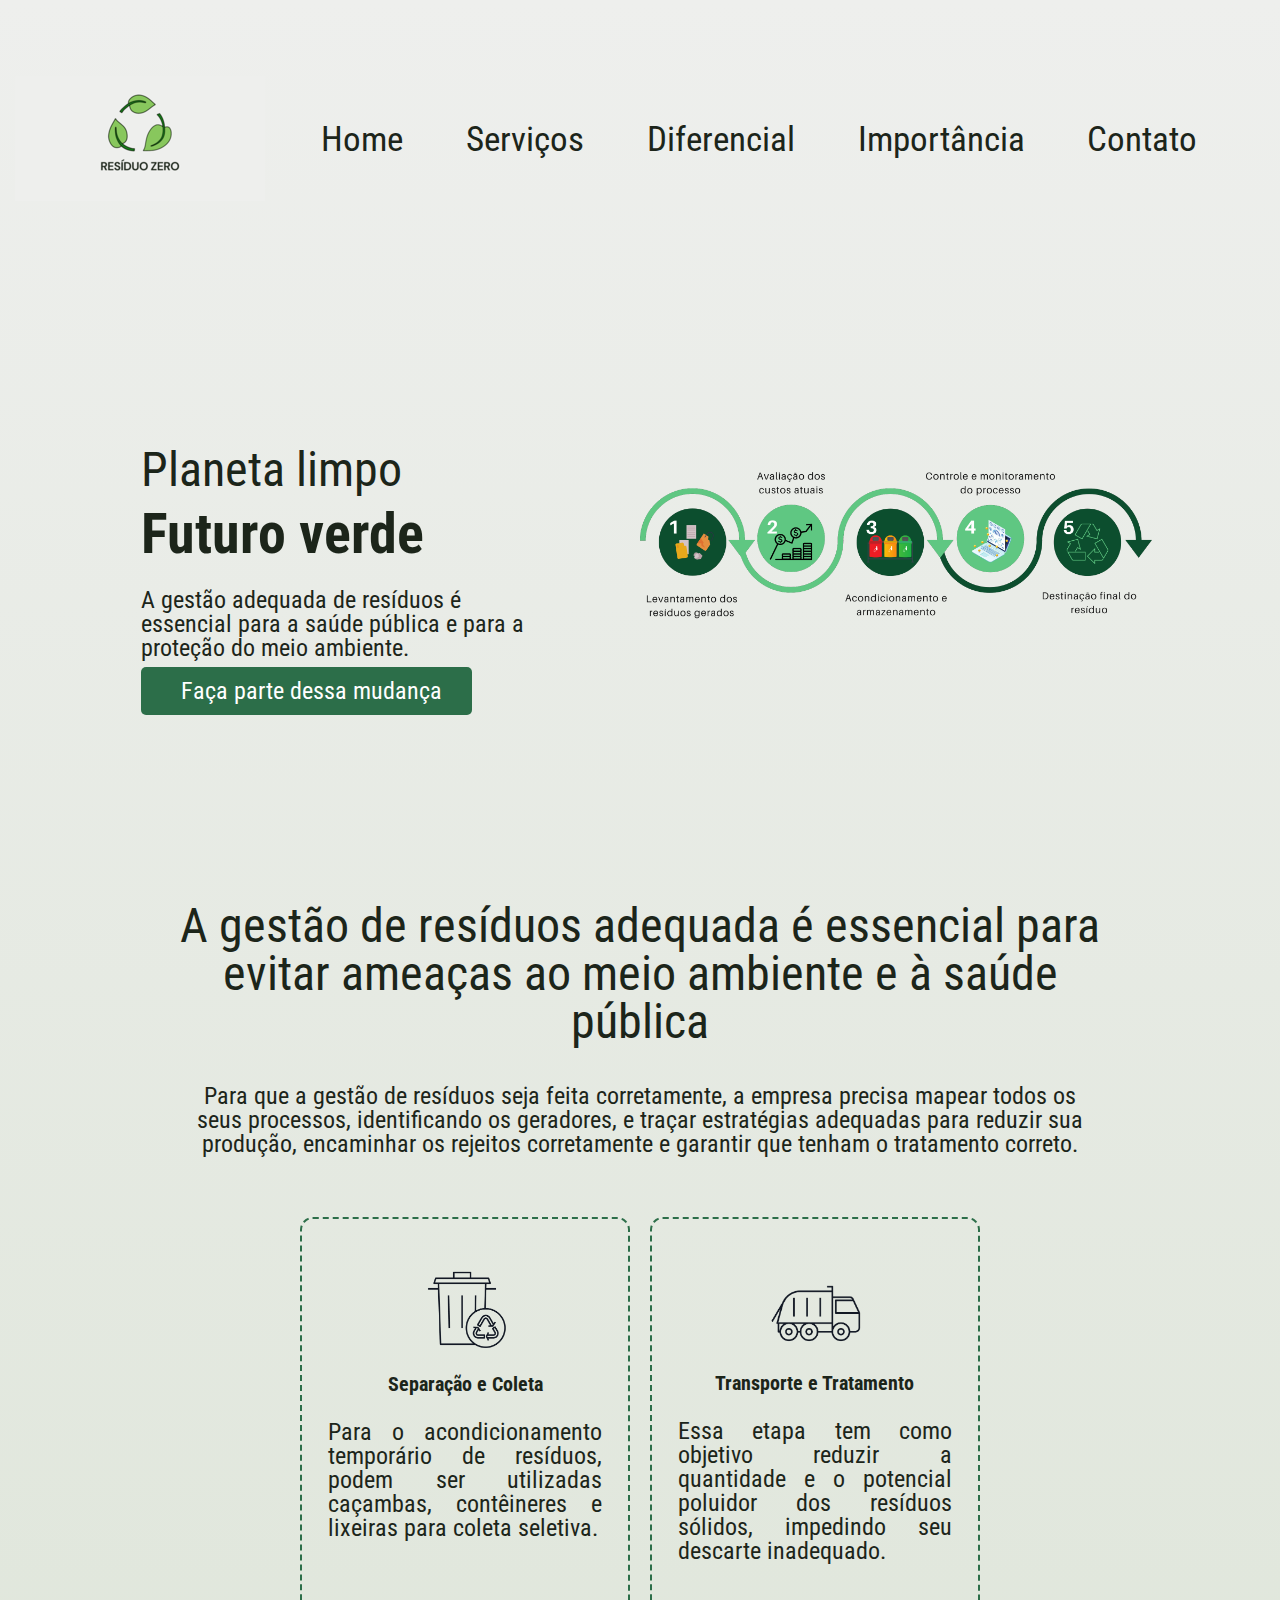
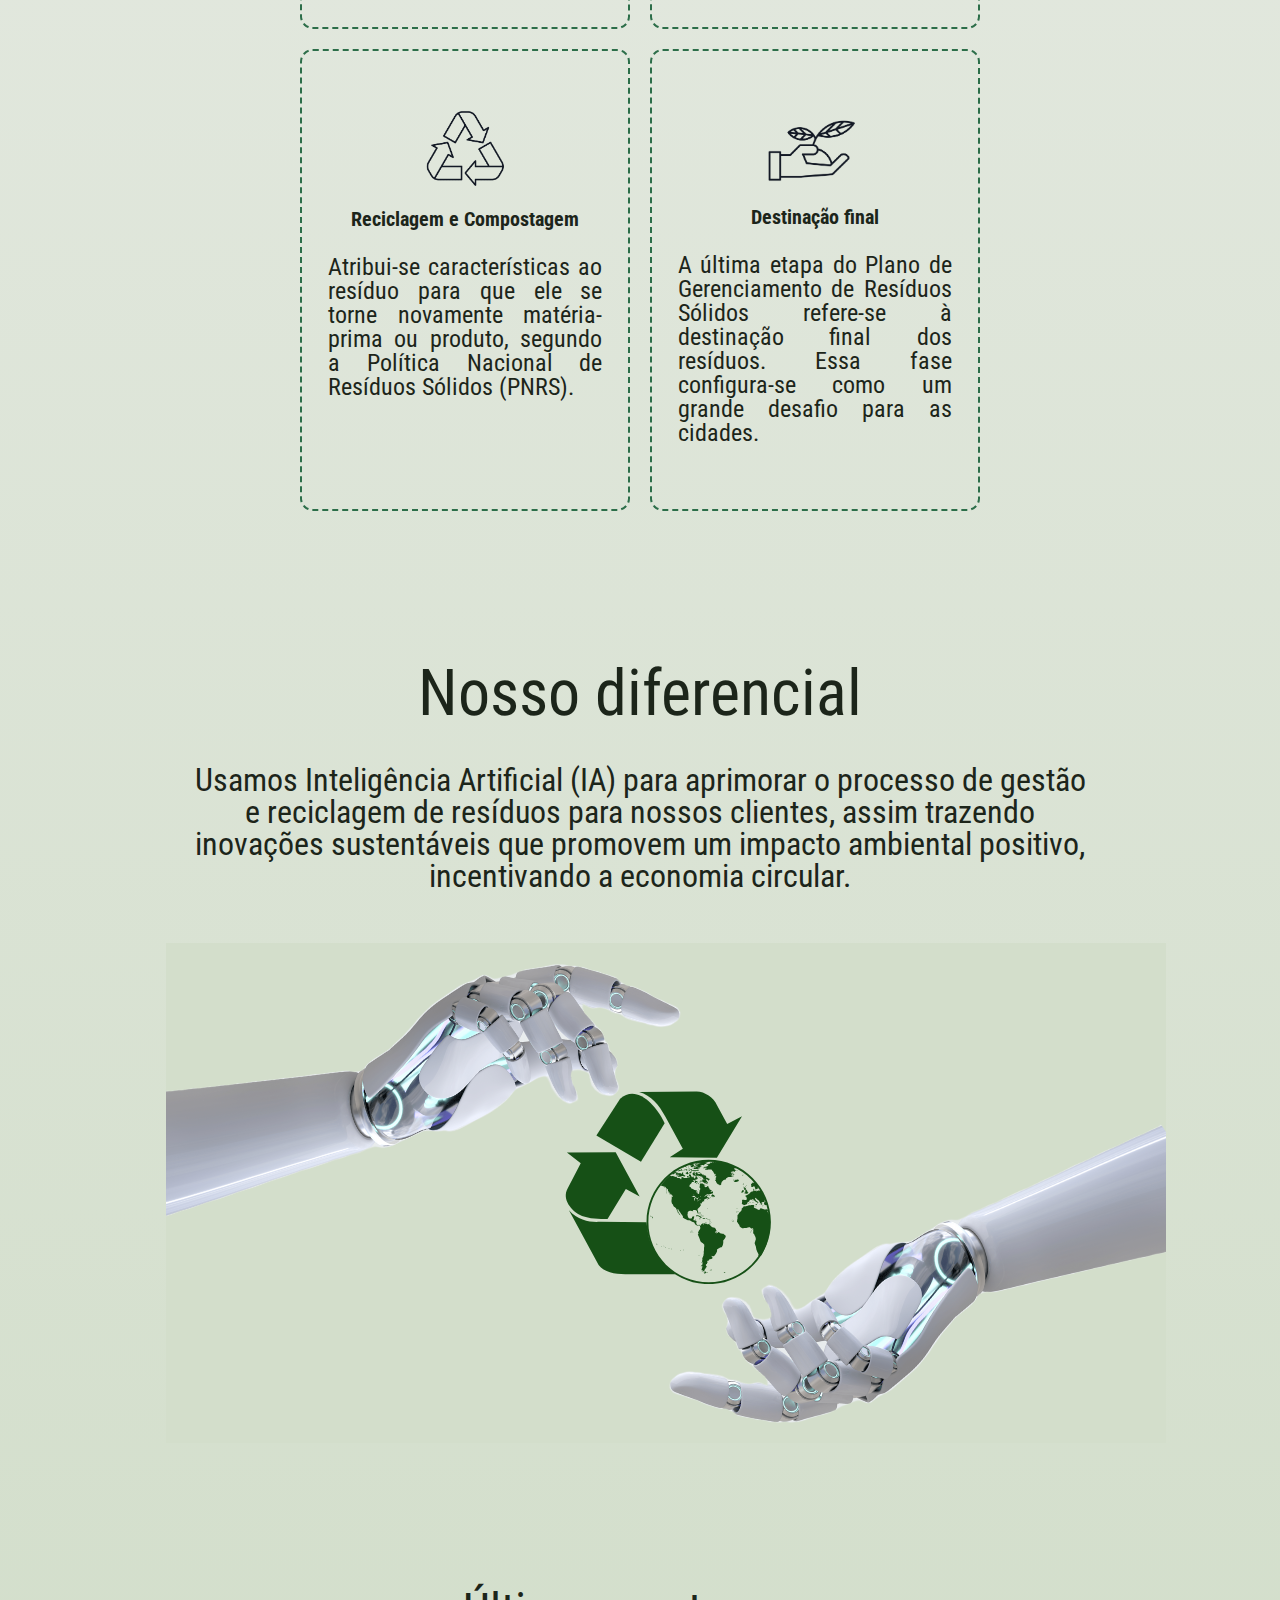
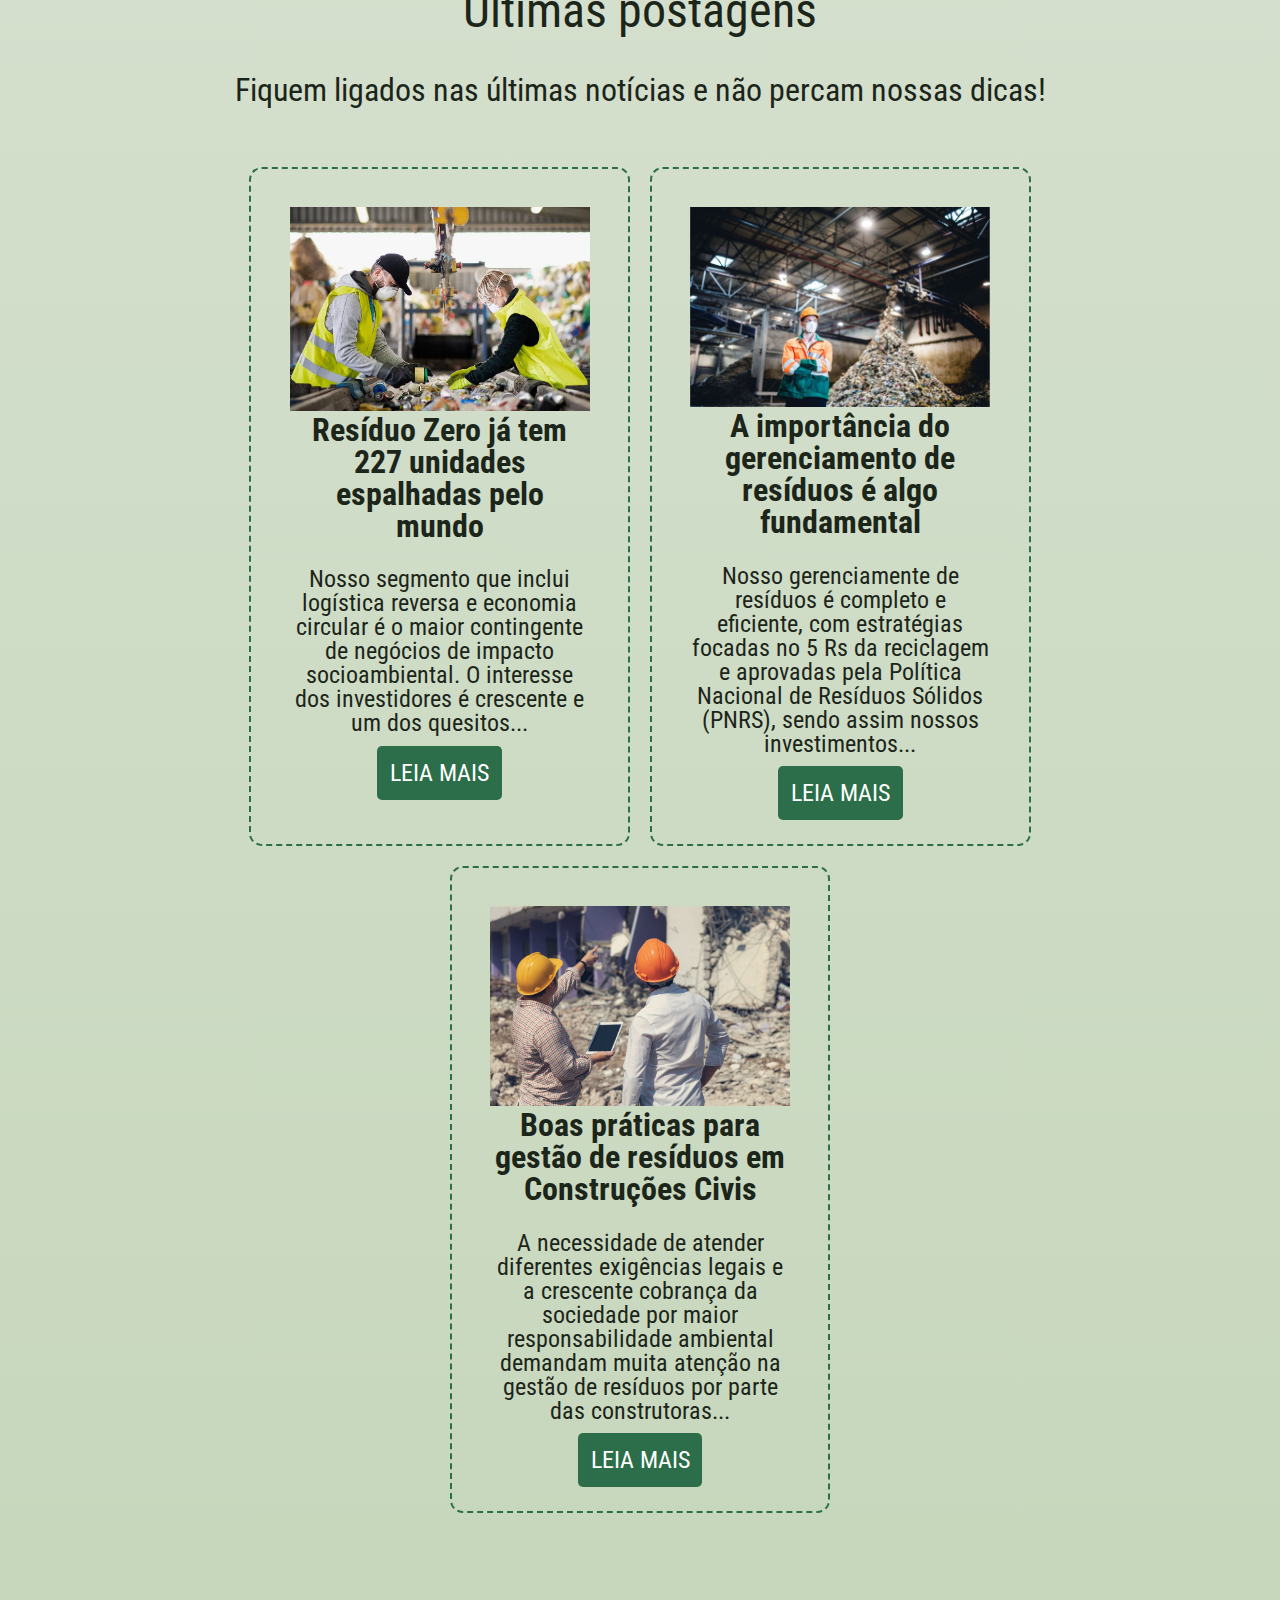
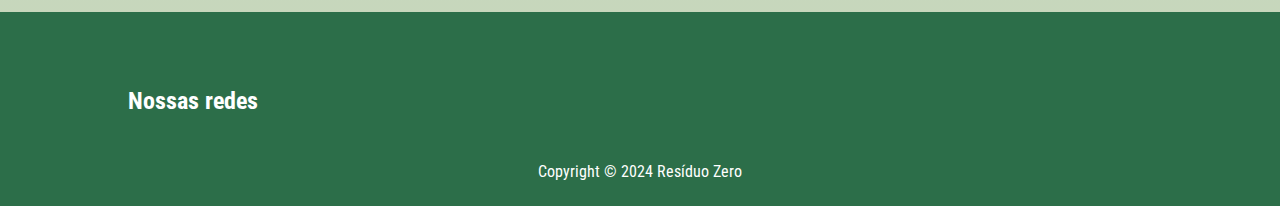
<file: TrabalhoIHM/index.html>
<!DOCTYPE html>
<html>

<head>
	<meta charset="utf-8">
	<meta name="viewport" content="width=device-width">
	<title>ResiduoZero</title>
	<link href="css/reset.css" rel="stylesheet" type="text/css" />
	<link href="css/header.css" rel="stylesheet" type="text/css" />
	<link href="css/style.css" rel="stylesheet" type="text/css" />
	<link href="css/footer.css" rel="stylesheet" type="text/css" />
	<link rel="stylesheet" href="https://pro.fontawesome.com/releases/v5.10.0/css/all.css"
		integrity="sha384-AYmEC3Yw5cVb3ZcuHtOA93w35dYTsvhLPVnYs9eStHfGJvOvKxVfELGroGkvsg+p" crossorigin="anonymous" />

	<script src="javascript/header-script.js"></script>

</head>

<body>
	<header>
		<nav>

			<ul class="sidebar">
				<li onclick="hideSideBar()"><img id="nav-icon-close" src="img/menu-icon-close.png"></li>
				<li><a href="index.html">Home</a></li>
				<li><a href="servico.html">Serviços</a></li>
				<li><a href="diferencial.html">Diferencial</a></li>
				<li><a href="importancia.html">Importância</a></li>
				<li><a href="contato.html">Contato</a></li>
			</ul>

			<ul class="default">
				<li><img src="img/logo1.png" alt="logo" id="logo"></li>
				<li class=hide-mobile><a href="index.html">Home</a></li>
				<li class=hide-mobile><a href="servico.html">Serviços</a></li>
				<li class=hide-mobile><a href="diferencial.html">Diferencial</a></li>
				<li class=hide-mobile><a href="importancia.html">Importância</a></li>
				<li class=hide-mobile><a href="contato.html">Contato</a></li>
				<li class="menu-button" onclick="showSideBar()"><img id="nav-icon" src="img/menu-icon.png"></li>
			</ul>
		</nav>
	</header>

	<main>
		<section class="banner">
			<h3>Planeta limpo</h3>
			<h2>Futuro verde</h2>
			<p>A gestão adequada de resíduos é essencial para a saúde pública e para a proteção do meio ambiente.</p>
			<p><a href="#">Faça parte dessa mudança</a></p>
		</section>


		<section class="gestao">
			<h2>A gestão de resíduos adequada é essencial para evitar ameaças ao meio ambiente e à saúde pública</h2>
			<p>Para que a gestão de resíduos seja feita corretamente, a empresa precisa mapear todos os seus processos,
				identificando os geradores, e traçar estratégias adequadas para reduzir sua produção, encaminhar os
				rejeitos corretamente e garantir que tenham o tratamento correto. </p>

			<div>
				<figure class="img1">
					<img src="img/coleta.png" alt="1">
					<figcaption>Separação e Coleta</figcaption>
					<p>Para o acondicionamento temporário de resíduos, podem ser utilizadas caçambas, contêineres e
						lixeiras para coleta seletiva.</p>
				</figure>

				<figure class="img2">
					<img src="img/transporte.png" alt="2">
					<figcaption>Transporte e Tratamento</figcaption>
					<p>Essa etapa tem como objetivo reduzir a quantidade e o potencial poluidor dos resíduos sólidos,
						impedindo seu descarte inadequado. </p>
				</figure>

				<figure class="img3">
					<img src="img/reciclagem.png" alt="3">
					<figcaption>Reciclagem e Compostagem</figcaption>
					<p>Atribui-se características ao resíduo para que ele se torne novamente matéria-prima ou produto,
						segundo a Política Nacional de Resíduos Sólidos (PNRS). </p>
				</figure>

				<figure class="img3">
					<img src="img/destinofinal.png" alt="4">
					<figcaption>Destinação final</figcaption>
					<p>A última etapa do Plano de Gerenciamento de Resíduos Sólidos refere-se à destinação final dos
						resíduos. Essa fase configura-se como um grande desafio para as cidades.</p>
				</figure>
			</div>
		</section>

		<section class="diferencial">
			<h2>Nosso diferencial</h2>
			<p>Usamos Inteligência Artificial (IA) para aprimorar o processo de gestão e reciclagem de resíduos para
				nossos clientes, assim trazendo inovações sustentáveis que promovem um impacto ambiental positivo,
				incentivando a economia circular.</p>
			<img src="img/ia.png" alt="ia">


		</section>

		<section class="blog">
			<h2>Últimas postagens</h2>
			<p>Fiquem ligados nas últimas notícias e não percam nossas dicas!</p>
			<div>
				<figure class="b1">
					<img src="img/post1.png" alt="b1">
					<figcaption>Resíduo Zero já tem 227 unidades espalhadas pelo mundo
					</figcaption>
					<p>
						Nosso segmento que inclui logística reversa e economia circular é o maior contingente de
						negócios de impacto socioambiental. O interesse dos investidores é crescente e um dos
						quesitos...</p>
					<p><a href="">LEIA MAIS</a></p>
				</figure>

				<figure class="b2">
					<img src="img/post2.jpg" alt="b2">
					<figcaption>A importância do gerenciamento de resíduos é algo fundamental
					</figcaption>
					<p>Nosso gerenciamente de resíduos é completo e eficiente, com estratégias focadas no 5 Rs da
						reciclagem e aprovadas pela Política Nacional de Resíduos Sólidos (PNRS), sendo assim nossos
						investimentos...
					</p>
					<p><a href="">LEIA MAIS</a></p>
				</figure>

				<figure class="b3">
					<img src="img/post3.jpg" alt="b3">
					<figcaption>Boas práticas para gestão de resíduos em Construções Civis</figcaption>
					<p>A necessidade de atender diferentes exigências legais e a crescente cobrança da sociedade por
						maior responsabilidade ambiental demandam muita atenção na gestão de resíduos por parte das
						construtoras...</p>
					<p><a href="">LEIA MAIS</a></p>
				</figure>
			</div>
		</section>

	</main>
	<footer>
		<div class="follow">
			<h3>Nossas redes</h3>
			<a href="https://www.facebook.com/vilcar.esquadriad" target="_blank"><i class="fab fa-facebook"></i></a>
			<a href="https://br.linkedin.com/in/wsantosdev/pt" target="_blank"><i class="fab fa-linkedin"></i></a>
			<a href="https://twitter.com/elonmusk" target="_blank"><i class="fab fa-twitter"></i></a>
			<a href="https://www.instagram.com/vilcar_esquadrias/" target="_blank"><i class="fab fa-instagram"></i></a>
		</div>

		<div class="copyright">
			<p>Copyright © 2024 Resíduo Zero </p>
		</div>

	</footer>

</body>

</html>
</file>
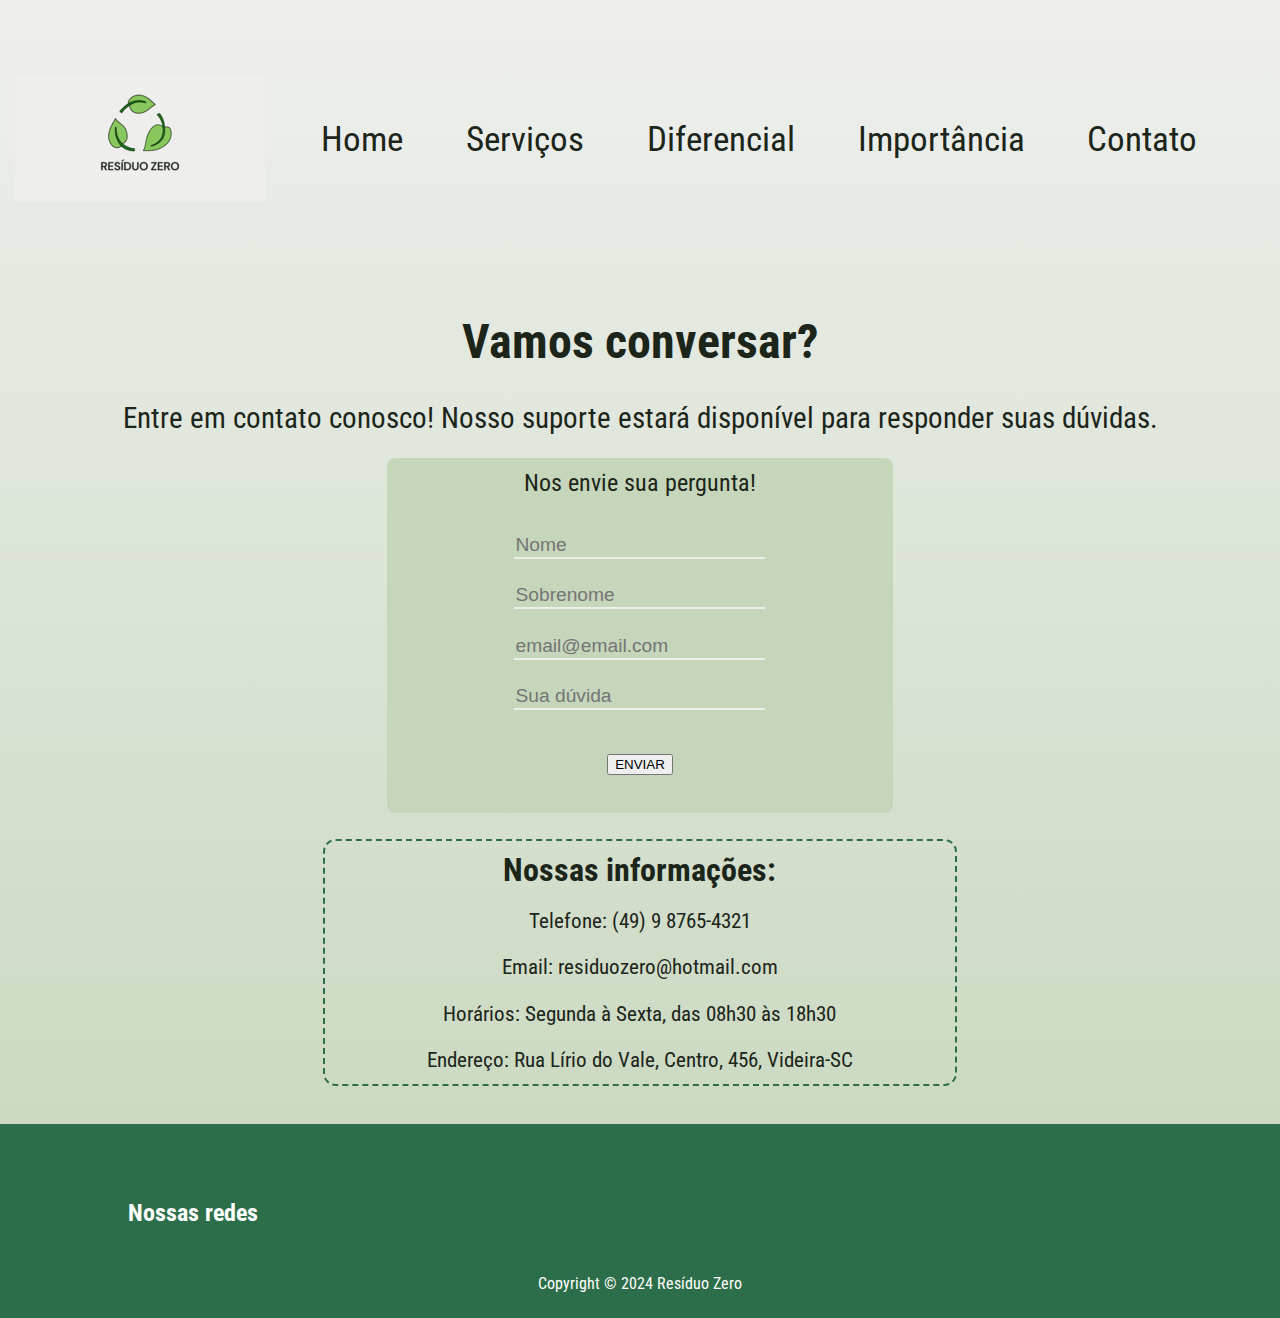
<file: TrabalhoIHM/contato.html>
<!DOCTYPE html>
<html lang="pt-BR">

<head>
	<meta charset="utf-8">
	<meta name="viewport" content="width=device-width">
	<title>ResiduoZero</title>
	<link href="css/reset.css" rel="stylesheet" type="text/css" />
	<link href="css/header.css" rel="stylesheet" type="text/css" />
	<link href="css/contato.css" rel="stylesheet" type="text/css" />
	<link href="css/footer.css" rel="stylesheet" type="text/css" />
	<link rel="stylesheet" href="https://pro.fontawesome.com/releases/v5.10.0/css/all.css"
		integrity="sha384-AYmEC3Yw5cVb3ZcuHtOA93w35dYTsvhLPVnYs9eStHfGJvOvKxVfELGroGkvsg+p" crossorigin="anonymous" />
	<script src="javascript/header-script.js"></script>
	<style>
		.error {
			color: red;
			display: none;
		}

		.success {
			color: green;
			display: none;
		}
	</style>
</head>

<body>
	<header>
		<nav>
			<ul class="sidebar">
				<li onclick="hideSideBar()"><img id="nav-icon-close" src="img/menu-icon-close.png"></li>
				<li><a href="index.html">Home</a></li>
				<li><a href="servico.html">Serviços</a></li>
				<li><a href="diferencial.html">Diferencial</a></li>
				<li><a href="importancia.html">Importância</a></li>
				<li><a href="contato.html">Contato</a></li>
			</ul>
			<ul class="default">
				<li><img src="img/logo1.png" alt="logo" id="logo"></li>
				<li class="hide-mobile"><a href="index.html">Home</a></li>
				<li class="hide-mobile"><a href="servico.html">Serviços</a></li>
				<li class="hide-mobile"><a href="diferencial.html">Diferencial</a></li>
				<li class="hide-mobile"><a href="importancia.html">Importância</a></li>
				<li class="hide-mobile"><a href="contato.html">Contato</a></li>
				<li class="menu-button" onclick="showSideBar()"><img id="nav-icon" src="img/menu-icon.png"></li>
			</ul>
		</nav>
	</header>

	<main>
		<h1>Vamos conversar?</h1>
		<p>Entre em contato conosco! Nosso suporte estará disponível para responder suas dúvidas.</p>
		<div class="maior">
			<div class="formulario">
				<p>Nos envie sua pergunta!</p>
				<form id="contactForm" onsubmit="return validateForm()">
					<input type="text" name="nome" id="nome" placeholder="Nome">
					<input type="text" name="sobrenome" id="sobrenome" placeholder="Sobrenome">
					<br>
					<input type="text" name="email" id="email" placeholder="email@email.com">
					<br>
					<input class="duvida" type="text" name="duvida" id="duvida" placeholder="Sua dúvida">
					<p class="botao"><button type="submit">ENVIAR</button></p>
				</form>
				<div id="error" class="error"></div>
				<div id="success" class="success">Mensagem enviada, entraremos em contato em breve!</div>
			</div>
			<div class="info">
				<h2>Nossas informações: </h2>
				<ul>
					<li>Telefone: (49) 9 8765-4321</li>
					<li>Email: residuozero@hotmail.com</li>
					<li>Horários: Segunda à Sexta, das 08h30 às 18h30</li>
					<li>Endereço: Rua Lírio do Vale, Centro, 456, Videira-SC</li>
				</ul>
			</div>
		</div>
	</main>

	<footer>
		<div class="follow">
			<h3>Nossas redes</h3>
			<a href="https://www.facebook.com/vilcar.esquadriad" target="_blank"><i class="fab fa-facebook"></i></a>
			<a href="https://br.linkedin.com/in/wsantosdev/pt" target="_blank"><i class="fab fa-linkedin"></i></a>
			<a href="https://twitter.com/elonmusk" target="_blank"><i class="fab fa-twitter"></i></a>
			<a href="https://www.instagram.com/vilcar_esquadrias/" target="_blank"><i class="fab fa-instagram"></i></a>
		</div>
		<div class="copyright">
			<p>Copyright © 2024 Resíduo Zero </p>
		</div>
	</footer>

	<script>
		function validateForm() {
			const name = document.getElementById('nome').value.trim();
			const surname = document.getElementById('sobrenome').value.trim();
			const email = document.getElementById('email').value.trim();
			const question = document.getElementById('duvida').value.trim();
			let errorMessage = "";

			if (name === "") {
				errorMessage += "Erro: O campo Nome não pode estar vazio.<br>";
			}
			if (surname === "") {
				errorMessage += "Erro: O campo Sobrenome não pode estar vazio.<br>";
			}
			if (email === "") {
				errorMessage += "Erro: O campo Email não pode estar vazio.<br>";
			} else if (!validateEmail(email)) {
				errorMessage += "Erro: O formato do Email é inválido.<br>";
			}
			if (question === "") {
				errorMessage += "Erro: O campo Sua dúvida não pode estar vazio.<br>";
			}

			if (errorMessage !== "") {
				document.getElementById('error').innerHTML = errorMessage;
				document.getElementById('error').style.display = 'block';
				document.getElementById('success').style.display = 'none';
				return false;
			} else {
				document.getElementById('error').style.display = 'none';
				document.getElementById('success').style.display = 'block';
				return false;
			}
		}

		function validateEmail(email) {
			const re = /^(([^<>()\[\]\\.,;:\s@"]+(\.[^<>()\[\]\\.,;:\s@"]+)*)|(".+"))@((\[[0-9]{1,3}\.[0-9]{1,3}\.[0-9]{1,3}\.[0-9]{1,3}\])|(([a-zA-Z\-0-9]+\.)+[a-zA-Z]{2,}))$/;
			return re.test(String(email).toLowerCase());
		}
	</script>
</body>

</html>
</file>
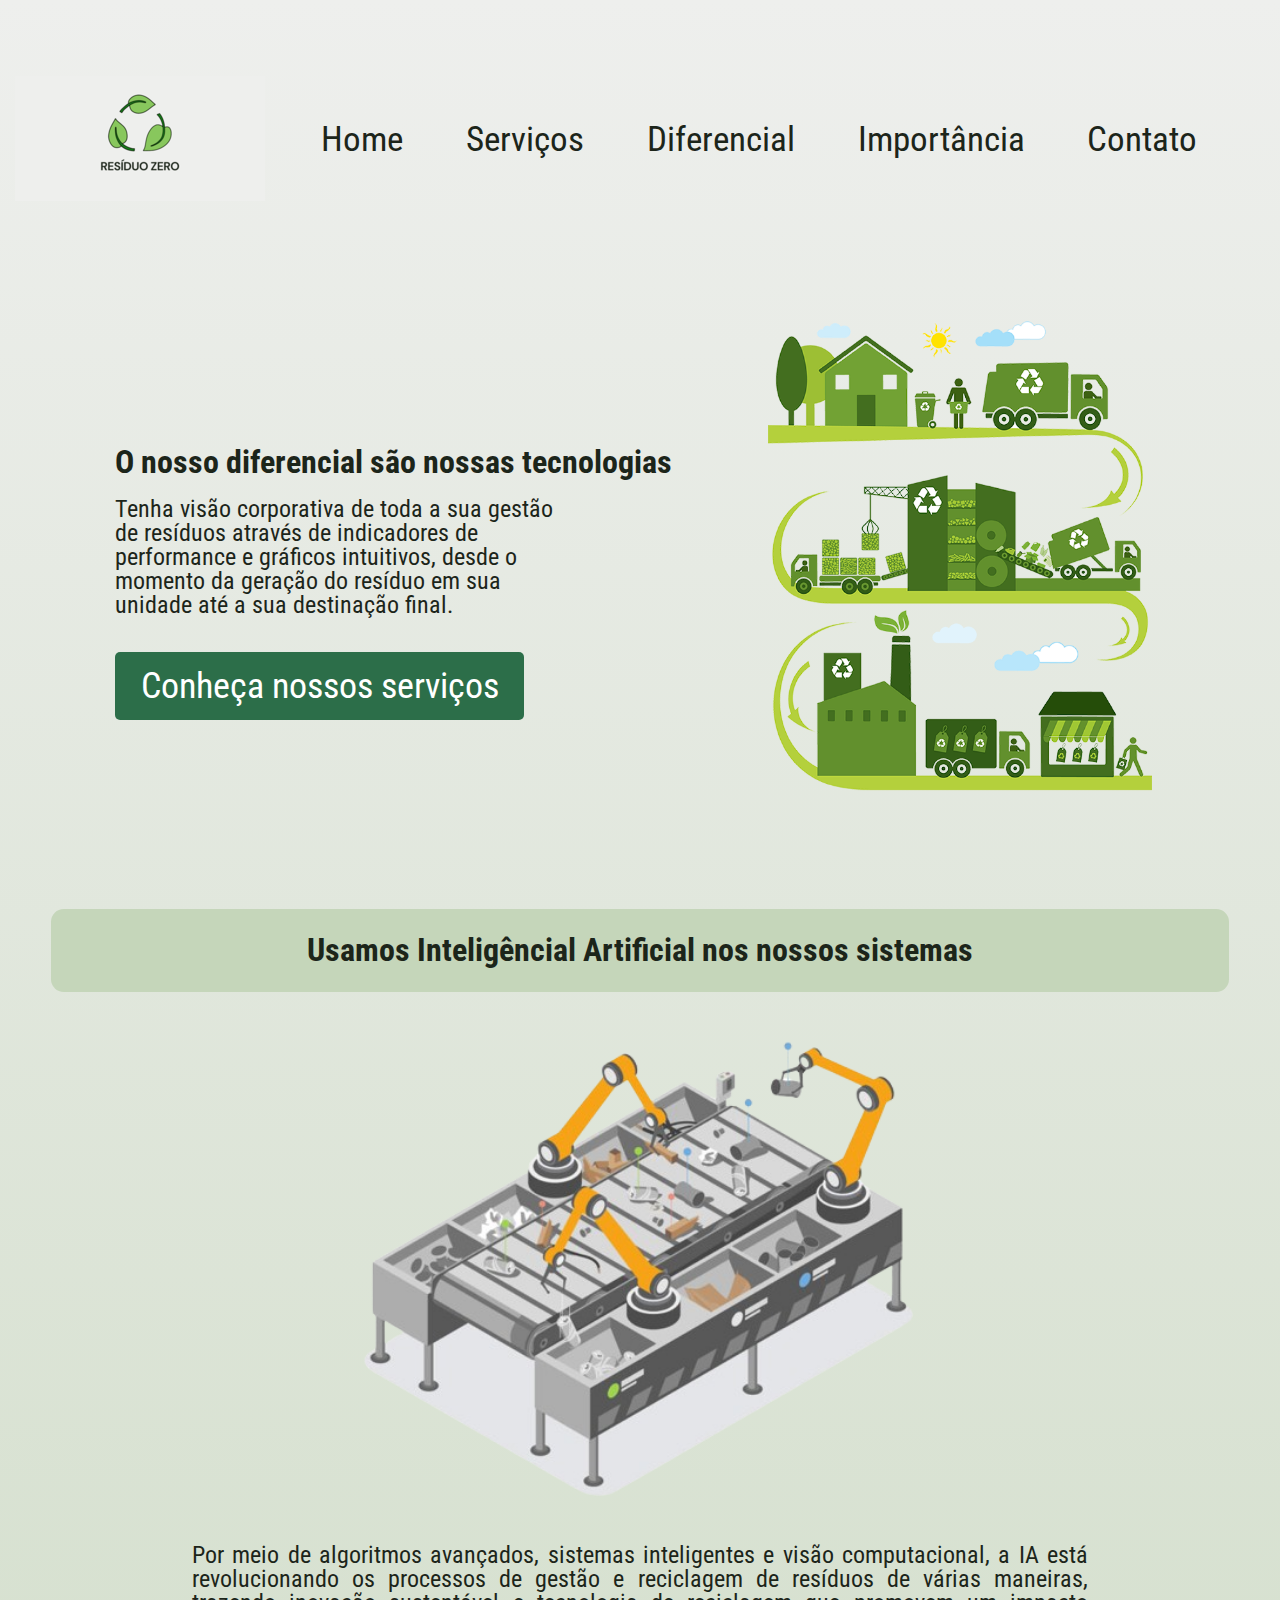
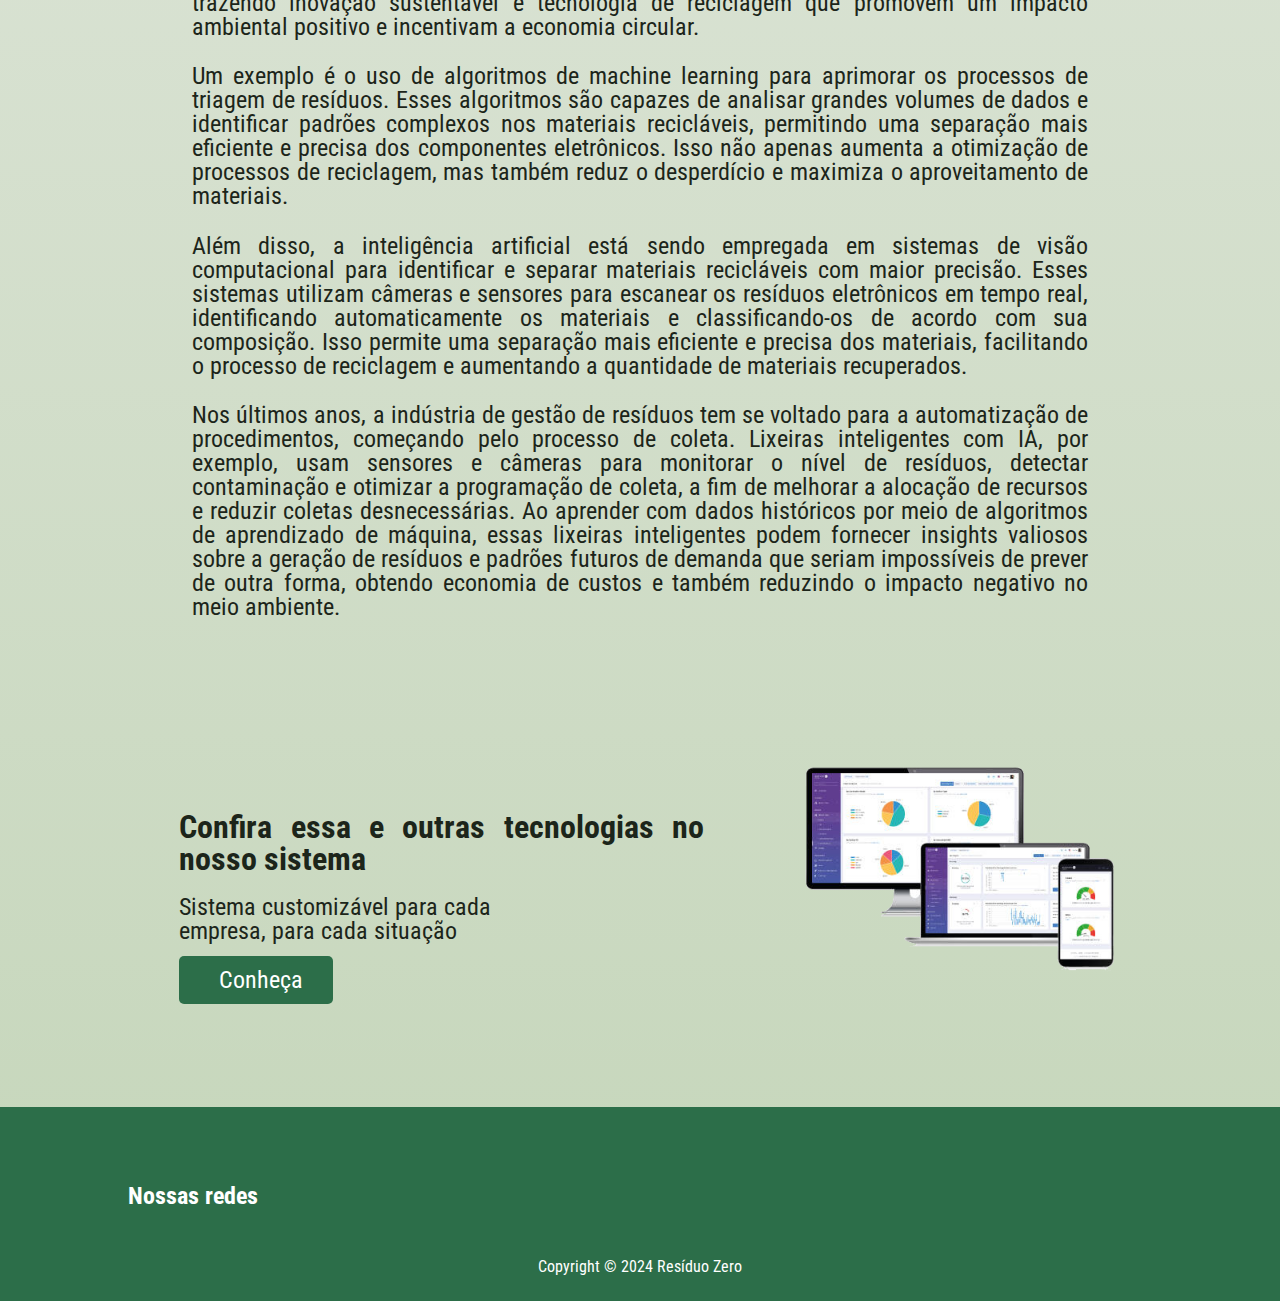
<file: TrabalhoIHM/diferencial.html>
<!DOCTYPE html>
<html>

<head>
	<meta charset="utf-8">
	<meta name="viewport" content="width=device-width">
	<title>ResiduoZero</title>
	<link href="css/reset.css" rel="stylesheet" type="text/css" />
	<link href="css/header.css" rel="stylesheet" type="text/css" />
	<link href="css/diferencial.css" rel="stylesheet" type="text/css" />
	<link href="css/footer.css" rel="stylesheet" type="text/css" />
	<link rel="stylesheet" href="https://pro.fontawesome.com/releases/v5.10.0/css/all.css"
		integrity="sha384-AYmEC3Yw5cVb3ZcuHtOA93w35dYTsvhLPVnYs9eStHfGJvOvKxVfELGroGkvsg+p" crossorigin="anonymous" />

	<script src="javascript/header-script.js"></script>
</head>

<body>
	<header>
		<nav>

			<ul class="sidebar">
				<li onclick="hideSideBar()"><img id="nav-icon-close" src="img/menu-icon-close.png"></li>
				<li><a href="index.html">Home</a></li>
				<li><a href="servico.html">Serviços</a></li>
				<li><a href="diferencial.html">Diferencial</a></li>
				<li><a href="importancia.html">Importância</a></li>
				<li><a href="contato.html">Contato</a></li>
			</ul>

			<ul class="default">
				<li><img src="img/logo1.png" alt="logo" id="logo"></li>
				<li class=hide-mobile><a href="index.html">Home</a></li>
				<li class=hide-mobile><a href="servico.html">Serviços</a></li>
				<li class=hide-mobile><a href="diferencial.html">Diferencial</a></li>
				<li class=hide-mobile><a href="importancia.html">Importância</a></li>
				<li class=hide-mobile><a href="contato.html">Contato</a></li>
				<li class="menu-button" onclick="showSideBar()"><img id="nav-icon" src="img/menu-icon.png"></li>
			</ul>
		</nav>
	</header>

	<main>
		<section class="banner">
			<h1>O nosso diferencial são nossas tecnologias</h1>
			<p>Tenha visão corporativa de toda a sua gestão de resíduos através de indicadores de performance e gráficos
				intuitivos, desde o momento da geração do resíduo em sua unidade até a sua destinação final.</p>
			<p><a href="servico.html">Conheça nossos serviços</a></p>
		</section>

		<section class="tecnologia">
			<h2>Usamos Inteligêncial Artificial nos nossos sistemas</h2>
			<img src="img/ia3.png">
			<p>Por meio de algoritmos avançados, sistemas inteligentes e visão computacional, a IA está revolucionando
				os processos de gestão e reciclagem de resíduos de várias maneiras, trazendo inovação sustentável e
				tecnologia de reciclagem que promovem um impacto ambiental positivo e incentivam a economia circular.
			</p>

			<p>Um exemplo é o uso de algoritmos de machine learning para aprimorar os processos de triagem de resíduos.
				Esses algoritmos são capazes de analisar grandes volumes de dados e identificar padrões complexos nos
				materiais recicláveis, permitindo uma separação mais eficiente e precisa dos componentes eletrônicos.
				Isso não apenas aumenta a otimização de processos de reciclagem, mas também reduz o desperdício e
				maximiza o aproveitamento de materiais.</p>

			<p> Além disso, a inteligência artificial está sendo empregada em sistemas de visão computacional para
				identificar e separar materiais recicláveis com maior precisão. Esses sistemas utilizam câmeras e
				sensores para escanear os resíduos eletrônicos em tempo real, identificando automaticamente os materiais
				e classificando-os de acordo com sua composição. Isso permite uma separação mais eficiente e precisa dos
				materiais, facilitando o processo de reciclagem e aumentando a quantidade de materiais recuperados. </p>

			<p>Nos últimos anos, a indústria de gestão de resíduos tem se voltado para a automatização de procedimentos,
				começando pelo processo de coleta. Lixeiras inteligentes com IA, por exemplo, usam sensores e câmeras
				para monitorar o nível de resíduos, detectar contaminação e otimizar a programação de coleta, a fim de
				melhorar a alocação de recursos e reduzir coletas desnecessárias. Ao aprender com dados históricos por
				meio de algoritmos de aprendizado de máquina, essas lixeiras inteligentes podem fornecer insights
				valiosos sobre a geração de resíduos e padrões futuros de demanda que seriam impossíveis de prever de
				outra forma, obtendo economia de custos e também reduzindo o impacto negativo no meio ambiente.</p>
		</section>

		<section class="sistema">
			<h2>Confira essa e outras tecnologias no nosso sistema</h2>
			<p>Sistema customizável para cada empresa, para cada situação</p>
			<p><a href="servico.html">Conheça</a></p>
		</section>

	</main>

	<footer>
		<div class="follow">
			<h3>Nossas redes</h3>
			<a href="https://www.facebook.com/vilcar.esquadriad" target="_blank"><i class="fab fa-facebook"></i></a>
			<a href="https://br.linkedin.com/in/wsantosdev/pt" target="_blank"><i class="fab fa-linkedin"></i></a>
			<a href="https://twitter.com/elonmusk" target="_blank"><i class="fab fa-twitter"></i></a>
			<a href="https://www.instagram.com/vilcar_esquadrias/" target="_blank"><i class="fab fa-instagram"></i></a>
		</div>

		<div class="copyright">
			<p>Copyright © 2024 Resíduo Zero </p>
		</div>
	</footer>

</html>
</file>
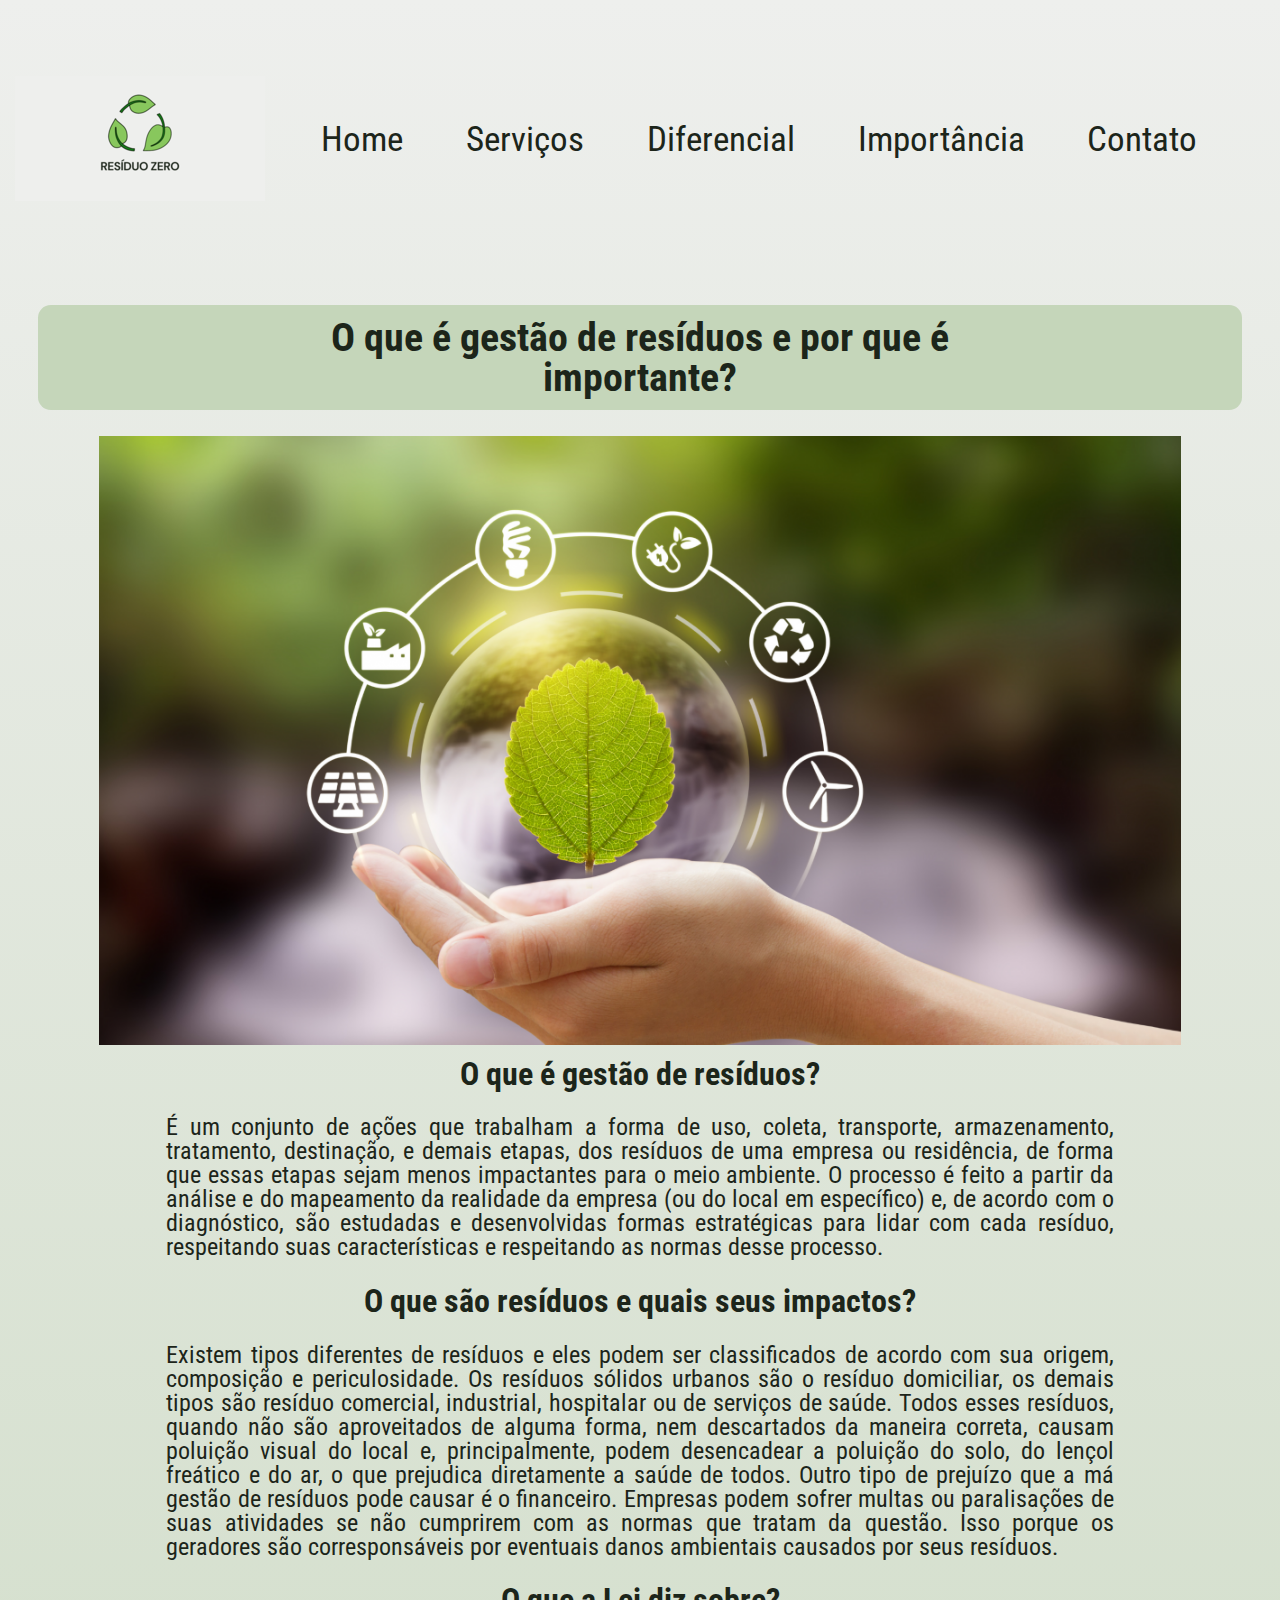
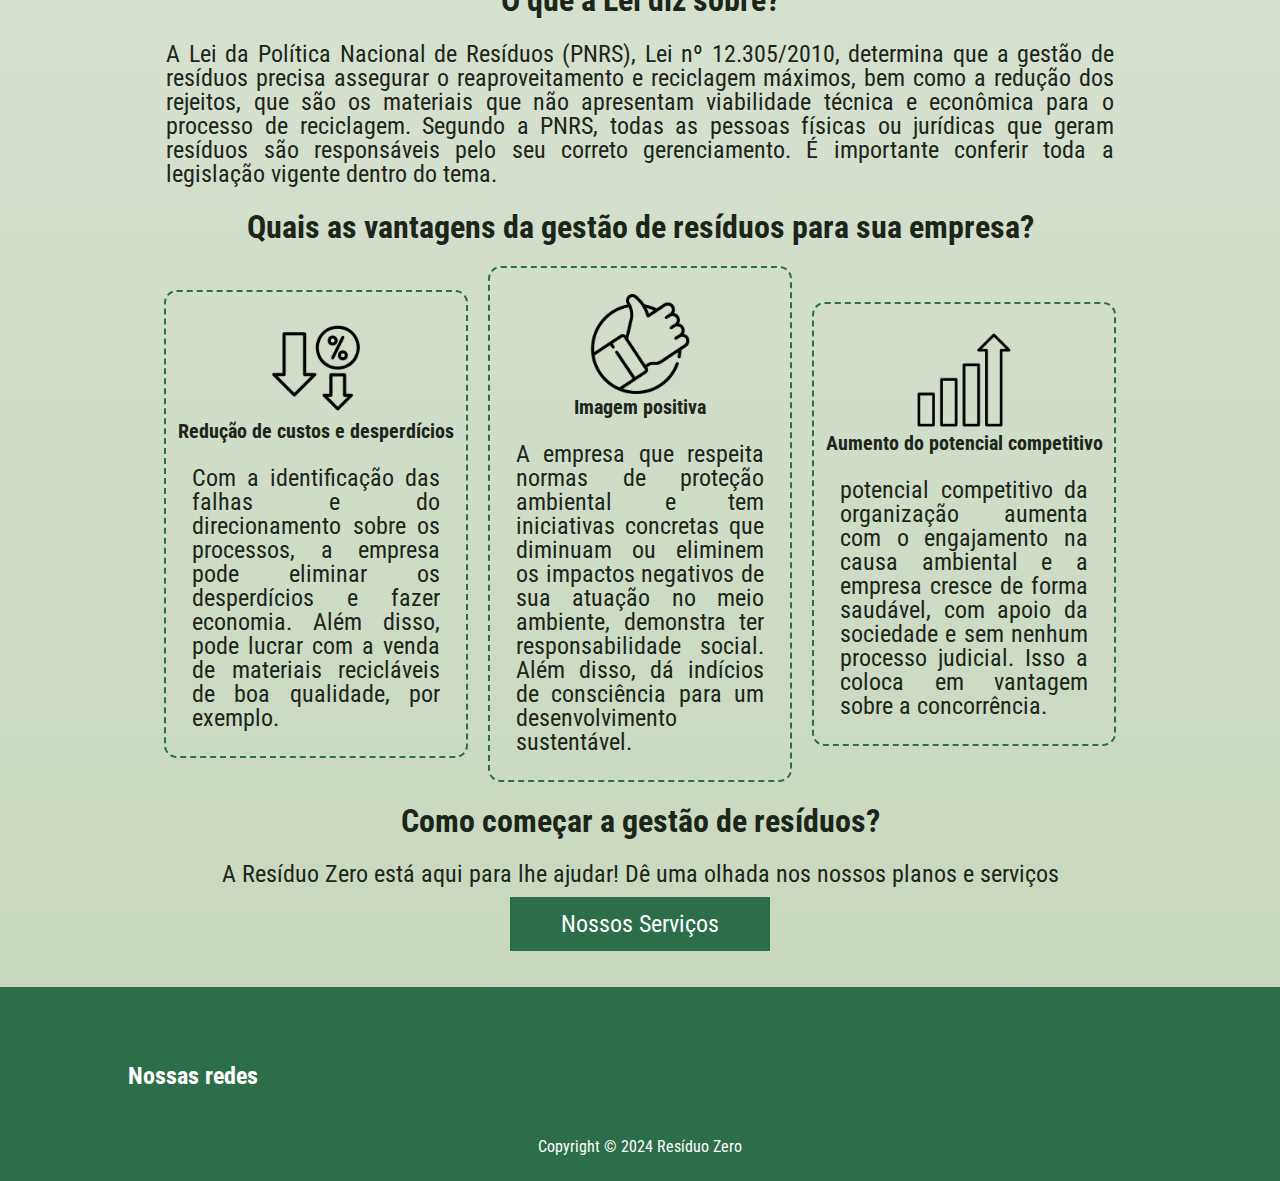
<file: TrabalhoIHM/importancia.html>
<!DOCTYPE html>
<html>

<head>
	<meta charset="utf-8">
	<meta name="viewport" content="width=device-width">
	<title>ResiduoZero</title>
	<link href="css/reset.css" rel="stylesheet" type="text/css" />
	<link href="css/header.css" rel="stylesheet" type="text/css" />
	<link href="css/importancia.css" rel="stylesheet" type="text/css" />
	<link href="css/footer.css" rel="stylesheet" type="text/css" />
	<link rel="stylesheet" href="https://pro.fontawesome.com/releases/v5.10.0/css/all.css"
		integrity="sha384-AYmEC3Yw5cVb3ZcuHtOA93w35dYTsvhLPVnYs9eStHfGJvOvKxVfELGroGkvsg+p" crossorigin="anonymous" />

	<script src="javascript/header-script.js"></script>
</head>

<body>
	<header>
		<nav>

			<ul class="sidebar">
				<li onclick="hideSideBar()"><img id="nav-icon-close" src="img/menu-icon-close.png"></li>
				<li><a href="index.html">Home</a></li>
				<li><a href="servico.html">Serviços</a></li>
				<li><a href="diferencial.html">Diferencial</a></li>
				<li><a href="importancia.html">Importância</a></li>
				<li><a href="contato.html">Contato</a></li>
			</ul>

			<ul class="default">
				<li><img src="img/logo1.png" alt="logo" id="logo"></li>
				<li class=hide-mobile><a href="index.html">Home</a></li>
				<li class=hide-mobile><a href="servico.html">Serviços</a></li>
				<li class=hide-mobile><a href="diferencial.html">Diferencial</a></li>
				<li class=hide-mobile><a href="importancia.html">Importância</a></li>
				<li class=hide-mobile><a href="contato.html">Contato</a></li>
				<li class="menu-button" onclick="showSideBar()"><img id="nav-icon" src="img/menu-icon.png"></li>
			</ul>
		</nav>
	</header>

	<main>
		<div class="conteudo">
			<h1>O que é gestão de resíduos e por que é importante?</h1>
			<img src="img/importancia.png" alt="conteudo1">

			<h2>O que é gestão de resíduos?</h2>
			<p>É um conjunto de ações que trabalham a forma de uso, coleta, transporte, armazenamento, tratamento,
				destinação, e demais etapas, dos resíduos de uma empresa ou residência, de forma que essas etapas sejam
				menos impactantes para o meio ambiente.

				O processo é feito a partir da análise e do mapeamento da realidade da empresa (ou do local em
				específico) e, de acordo com o diagnóstico, são estudadas e desenvolvidas formas estratégicas para lidar
				com cada resíduo, respeitando suas características e respeitando as normas desse processo.</p>

			<h2>O que são resíduos e quais seus impactos?</h2>
			<p>Existem tipos diferentes de resíduos e eles podem ser classificados de acordo com sua origem, composição
				e periculosidade. Os resíduos sólidos urbanos são o resíduo domiciliar, os demais tipos são resíduo
				comercial, industrial, hospitalar ou de serviços de saúde.

				Todos esses resíduos, quando não são aproveitados de alguma forma, nem descartados da maneira correta,
				causam poluição visual do local e, principalmente, podem desencadear a poluição do solo, do lençol
				freático e do ar, o que prejudica diretamente a saúde de todos.

				Outro tipo de prejuízo que a má gestão de resíduos pode causar é o financeiro. Empresas podem sofrer
				multas ou paralisações de suas atividades se não cumprirem com as normas que tratam da questão. Isso
				porque os geradores são corresponsáveis por eventuais danos ambientais causados por seus resíduos.</p>

			<h2>O que a Lei diz sobre?</h2>
			<p>A Lei da Política Nacional de Resíduos (PNRS), Lei nº 12.305/2010, determina que a gestão de resíduos
				precisa assegurar o reaproveitamento e reciclagem máximos, bem como a redução dos rejeitos, que são os
				materiais que não apresentam viabilidade técnica e econômica para o processo de reciclagem.

				Segundo a PNRS, todas as pessoas físicas ou jurídicas que geram resíduos são responsáveis pelo seu
				correto gerenciamento. É importante conferir toda a legislação vigente dentro do tema.</p>

			<h2>Quais as vantagens da gestão de resíduos para sua empresa?</h2>
			<div class="motivos">
				<figure class="img1">
					<img src="img/reducao.png" alt="1">
					<figcaption>Redução de custos e desperdícios</figcaption>
					<p>Com a identificação das falhas e do direcionamento sobre os processos, a empresa pode eliminar os
						desperdícios e fazer economia. Além disso, pode lucrar com a venda de materiais recicláveis de
						boa qualidade, por exemplo.</p>
				</figure>

				<figure class="img2">
					<img src="img/positivo.png" alt="2">
					<figcaption>Imagem positiva</figcaption>
					<p>A empresa que respeita normas de proteção ambiental e tem iniciativas concretas que diminuam ou
						eliminem os impactos negativos de sua atuação no meio ambiente, demonstra ter responsabilidade
						social. Além disso, dá indícios de consciência para um desenvolvimento sustentável.</p>
				</figure>

				<figure class="img3">
					<img src="img/aumentar.png" alt="3">
					<figcaption>Aumento do potencial competitivo</figcaption>
					<p> potencial competitivo da organização aumenta com o engajamento na causa ambiental e a empresa
						cresce de forma saudável, com apoio da sociedade e sem nenhum processo judicial. Isso a coloca
						em vantagem sobre a concorrência.</p>
				</figure>
			</div>

			<h2>Como começar a gestão de resíduos?</h2>
			<p class="centro">A Resíduo Zero está aqui para lhe ajudar! Dê uma olhada nos nossos planos e serviços</p>
			<p class="centro"><a href="servico.html">Nossos Serviços</a></p>

		</div>

	</main>

	<footer>
		<div class="follow">
			<h3>Nossas redes</h3>
      <a href="https://www.facebook.com/vilcar.esquadriad" target="_blank"><i class="fab fa-facebook"></i></a>
      <a href="https://br.linkedin.com/in/wsantosdev/pt" target="_blank"><i class="fab fa-linkedin"></i></a>
      <a href="https://twitter.com/elonmusk" target="_blank"><i class="fab fa-twitter"></i></a>
      <a href="https://www.instagram.com/vilcar_esquadrias/" target="_blank"><i class="fab fa-instagram"></i></a>
		</div>

		<div class="copyright">
			<p>Copyright © 2024 Resíduo Zero </p>
		</div>
	</footer>

</html>
</file>
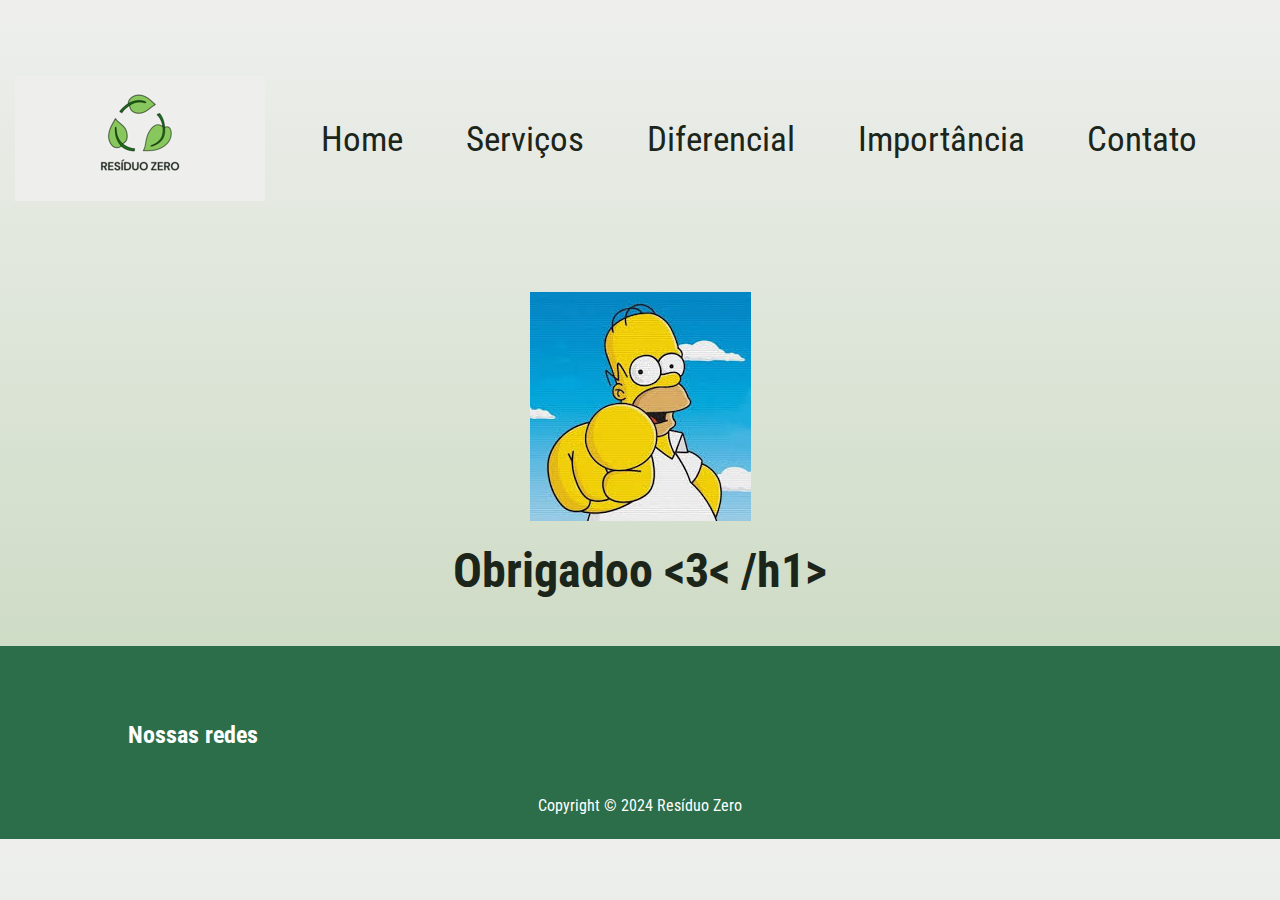
<file: TrabalhoIHM/Obrigado.html>
<!DOCTYPE html>
<html>

<head>
	<meta charset="utf-8">
	<meta name="viewport" content="width=device-width">
	<title>ResiduoZero</title>
	<link href="css/reset.css" rel="stylesheet" type="text/css" />
	<link href="css/header.css" rel="stylesheet" type="text/css" />
	<link href="css/contato.css" rel="stylesheet" type="text/css" />
	<link href="css/footer.css" rel="stylesheet" type="text/css" />

	<link rel="stylesheet" href="https://pro.fontawesome.com/releases/v5.10.0/css/all.css"
		integrity="sha384-AYmEC3Yw5cVb3ZcuHtOA93w35dYTsvhLPVnYs9eStHfGJvOvKxVfELGroGkvsg+p" crossorigin="anonymous" />

	<script src="javascript/header-script.js"></script>
</head>

<body>
	<header>
		<nav>

			<ul class="sidebar">
				<li onclick="hideSideBar()"><img id="nav-icon-close" src="img/menu-icon-close.png"></li>
				<li><a href="index.html">Home</a></li>
				<li><a href="servico.html">Serviços</a></li>
				<li><a href="diferencial.html">Diferencial</a></li>
				<li><a href="importancia.html">Importância</a></li>
				<li><a href="contato.html">Contato</a></li>
			</ul>

			<ul class="default">
				<li><img src="img/logo1.png" alt="logo" id="logo"></li>
				<li class=hide-mobile><a href="index.html">Home</a></li>
				<li class=hide-mobile><a href="servico.html">Serviços</a></li>
				<li class=hide-mobile><a href="diferencial.html">Diferencial</a></li>
				<li class=hide-mobile><a href="importancia.html">Importância</a></li>
				<li class=hide-mobile><a href="contato.html">Contato</a></li>
				<li class="menu-button" onclick="showSideBar()"><img id="nav-icon" src="img/menu-icon.png"></li>
			</ul>
		</nav>
	</header>

	<main>
		<div>
			<img src="img/teste.jpeg" alt="4">
			<h1>Obrigadoo <3< /h1>
		</div>
	</main>

	<footer>
		<div class="follow">
			<h3>Nossas redes</h3>
			<a href="https://www.facebook.com/vilcar.esquadriad" target="_blank"><i class="fab fa-facebook"></i></a>
			<a href="https://br.linkedin.com/in/wsantosdev/pt" target="_blank"><i class="fab fa-linkedin"></i></a>
			<a href="https://twitter.com/elonmusk" target="_blank"><i class="fab fa-twitter"></i></a>
			<a href="https://www.instagram.com/vilcar_esquadrias/" target="_blank"><i class="fab fa-instagram"></i></a>
		</div>

		<div class="copyright">
			<p>Copyright © 2024 Resíduo Zero </p>
		</div>
	</footer>

</html>
</file>
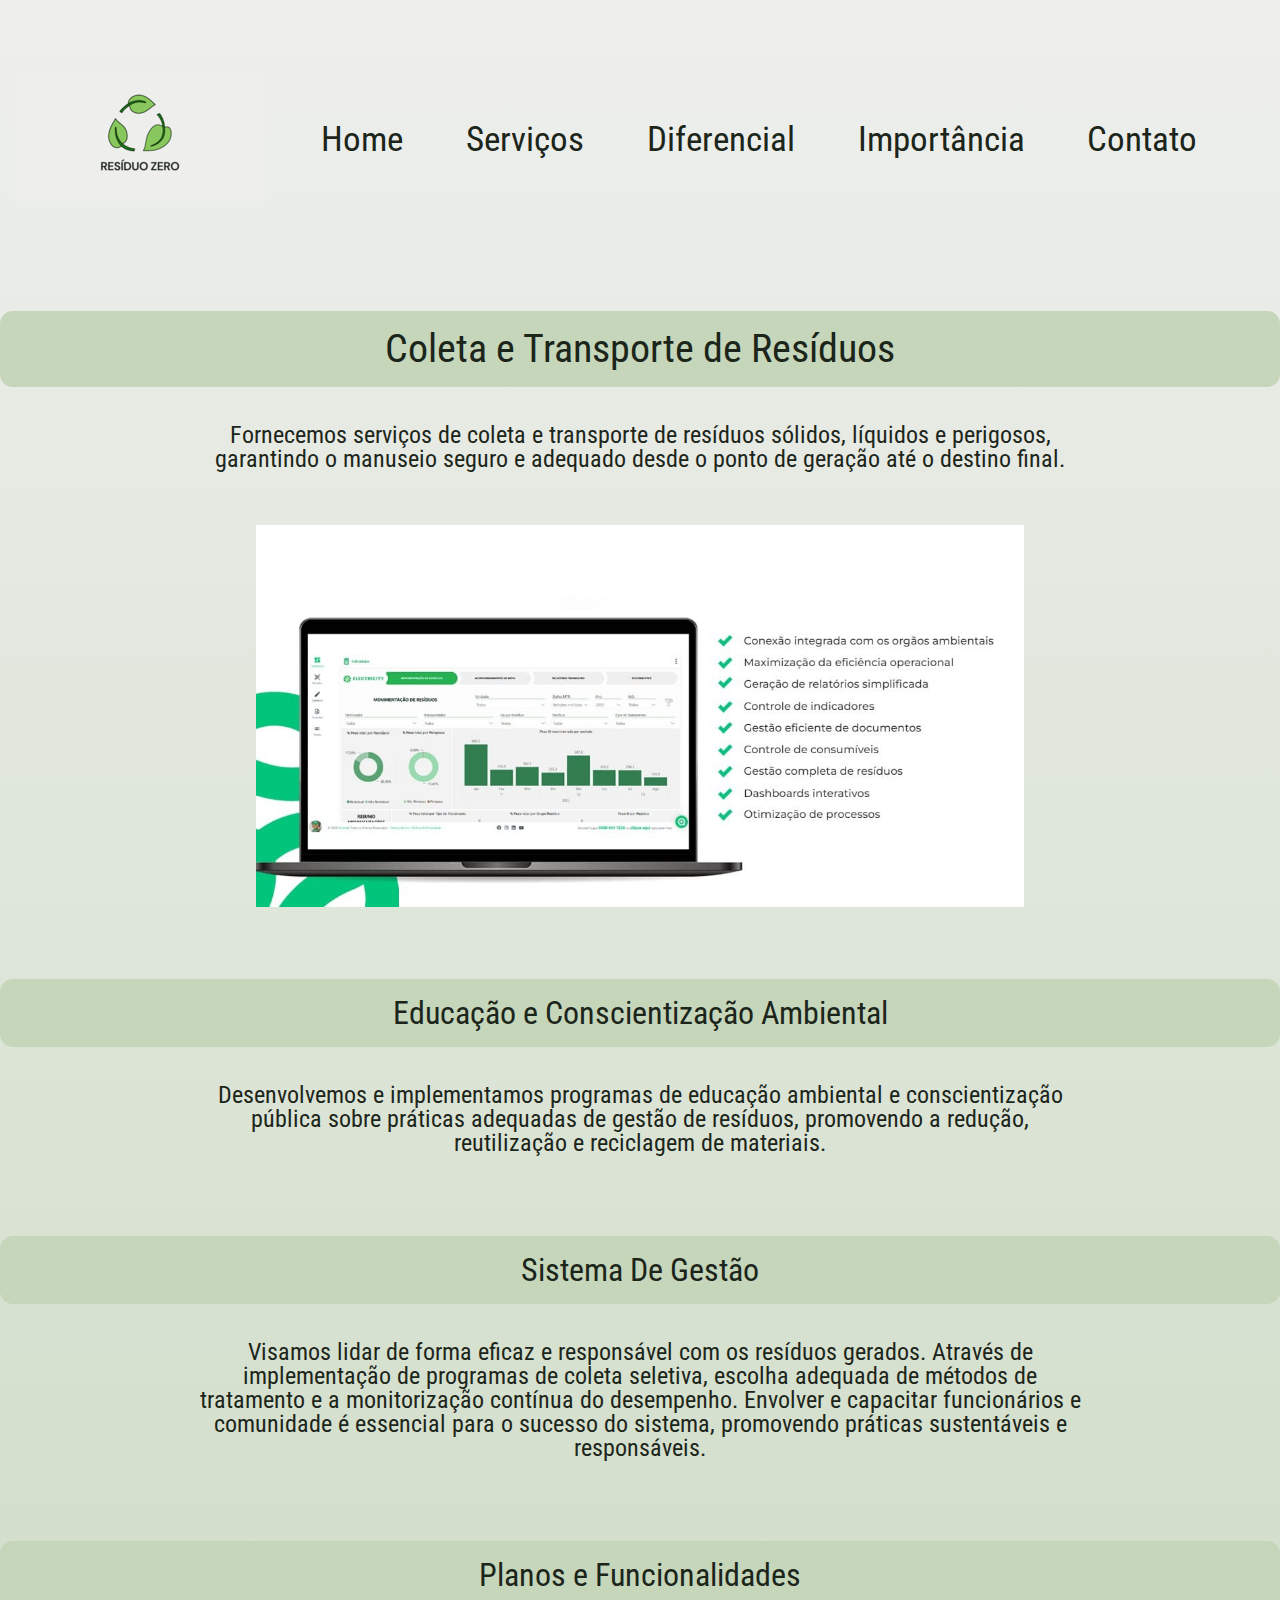
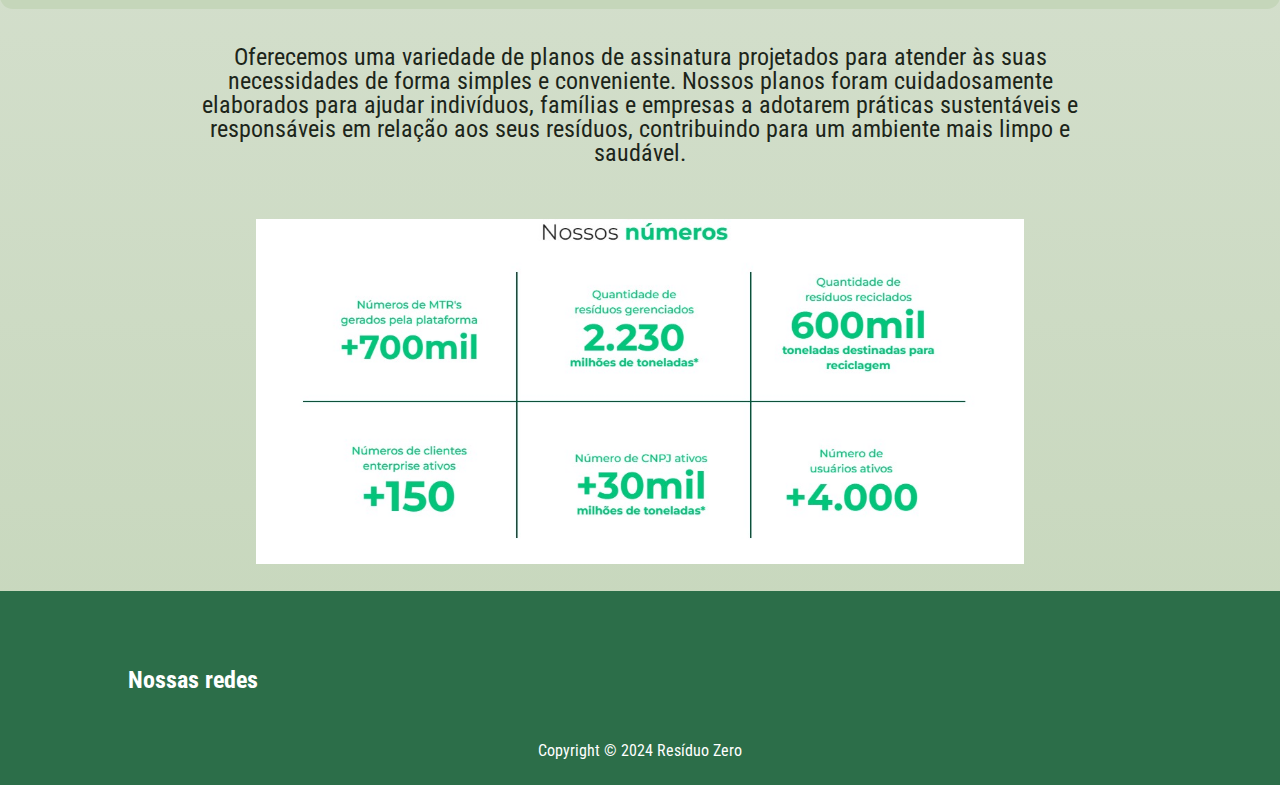
<file: TrabalhoIHM/servico.html>
<!DOCTYPE html>
<html>

<head>
	<meta charset="utf-8">
	<meta name="viewport" content="width=device-width">
	<title>ResiduoZero</title>
	<link href="css/reset.css" rel="stylesheet" type="text/css" />
	<link href="css/header.css" rel="stylesheet" type="text/css" />
	<link href="css/servico.css" rel="stylesheet" type="text/css" />
	<link href="css/footer.css" rel="stylesheet" type="text/css" />
	<link rel="stylesheet" href="https://pro.fontawesome.com/releases/v5.10.0/css/all.css"
		integrity="sha384-AYmEC3Yw5cVb3ZcuHtOA93w35dYTsvhLPVnYs9eStHfGJvOvKxVfELGroGkvsg+p" crossorigin="anonymous" />

	<script src="javascript/header-script.js"></script>
</head>

<body>
	<header>
		<nav>

			<ul class="sidebar">
				<li onclick="hideSideBar()"><img id="nav-icon-close" src="img/menu-icon-close.png"></li>
				<li><a href="index.html">Home</a></li>
				<li><a href="servico.html">Serviços</a></li>
				<li><a href="diferencial.html">Diferencial</a></li>
				<li><a href="importancia.html">Importância</a></li>
				<li><a href="contato.html">Contato</a></li>
			</ul>

			<ul class="default">
				<li><img src="img/logo1.png" alt="logo" id="logo"></li>
				<li class=hide-mobile><a href="index.html">Home</a></li>
				<li class=hide-mobile><a href="servico.html">Serviços</a></li>
				<li class=hide-mobile><a href="diferencial.html">Diferencial</a></li>
				<li class=hide-mobile><a href="importancia.html">Importância</a></li>
				<li class=hide-mobile><a href="contato.html">Contato</a></li>
				<li class="menu-button" onclick="showSideBar()"><img id="nav-icon" src="img/menu-icon.png"></li>
			</ul>
		</nav>
	</header>

	<main>

		<section class="banner">
			<h1>Coleta e Transporte de Resíduos</h1>
			<p> Fornecemos serviços de coleta e transporte de resíduos sólidos, líquidos e perigosos, garantindo o
				manuseio seguro e adequado desde o ponto de geração até o destino final. </p>
		</section>

		<img src="img/serv1.jpg" alt="logo2">

		<section class="gestao">
			<h2>Educação e Conscientização Ambiental</h2>
			<p> Desenvolvemos e implementamos programas de educação ambiental e conscientização pública sobre práticas
				adequadas de gestão de resíduos, promovendo a redução, reutilização e reciclagem de materiais.
		</section>

		<section class="diferencial">
			<h2> Sistema De Gestão</h2>
			<p> Visamos lidar de forma eficaz e responsável com os resíduos gerados. Através de implementação de
				programas de coleta seletiva, escolha adequada de métodos de tratamento e a monitorização contínua do
				desempenho. Envolver e capacitar funcionários e comunidade é essencial para o sucesso do sistema,
				promovendo práticas sustentáveis e responsáveis.</p>
		</section>

		<section class="Planos">
			<h2>Planos e Funcionalidades</h2>
			<p>Oferecemos uma variedade de planos de assinatura projetados para atender às suas necessidades de forma
				simples e conveniente. Nossos planos foram cuidadosamente elaborados para ajudar indivíduos, famílias e
				empresas a adotarem práticas sustentáveis e responsáveis em relação aos seus resíduos, contribuindo para
				um ambiente mais limpo e saudável.</p>

		</section>
		<img src="img/serv2.jpg" alt="logo2">

	</main>



	<footer>
		<div class=" follow">
			<h3>Nossas redes</h3>
			<a href="https://www.facebook.com/vilcar.esquadriad" target="_blank"><i class="fab fa-facebook"></i></a>
			<a href="https://br.linkedin.com/in/wsantosdev/pt" target="_blank"><i class="fab fa-linkedin"></i></a>
			<a href="https://twitter.com/elonmusk" target="_blank"><i class="fab fa-twitter"></i></a>
			<a href="https://www.instagram.com/vilcar_esquadrias/" target="_blank"><i class="fab fa-instagram"></i></a>
		</div>

		<div class="copyright">
			<p>Copyright © 2024 Resíduo Zero </p>
		</div>
	</footer>

</html>
</file>
<file: TrabalhoIHM/css/header.css>
header {
	padding: 2vw 4vw 1vw 4vw;
}

header nav {
	display: flex;
	justify-content: space-between;
}

header nav ul {
	display: flex;
	list-style: none;
	width: 100%;
	justify-content: flex-end;
	align-items: center;

}

header nav ul li a {
	height: 100%;
	color: #1C251A;
	font-size: 1.5vw;
	display: flex;
}

header nav img#logo{
	width: 250px;
}


header nav .default li {
	padding: 50px 25px;
}

header nav .sidebar li {
	padding: 25px 25px;
}


header nav .default li a {
	font-size: 2.2em;
	padding: 0.5vw;
}

header nav .sidebar li a {
	font-size: 4.5vh;
	padding: 0.5vw;
}

header nav .default a:hover {
	background-color: #C5D6BA;
	border-radius: 8px;
}

header nav .sidebar a:hover {
	background-color: #EEEFED;
	border-radius: 8px;
}


header nav .default #nav-icon {
	width: 40px;
}

header nav .sidebar #nav-icon-close {
	width: 50px;
}

header .sidebar {
	position: fixed;
	top: 0;
	right: 0;
	height: 100vh;
	width: 250px;
	z-index: 999;
	background-color: #C5D6BA;
	display: none;
	flex-direction: column;
	align-items: flex-start;
	justify-content: flex-start;
}

header .sidebar li {
	width: 100%;
}

header nav .default li:first-child {
	margin-right: auto;
	padding-left: 0;
}

header .menu-button {
	display: none;
}

@media(max-width: 1200px) {
	.hide-mobile {
		display: none;
	}

	header .menu-button {
		display: flex;
	}
}
</file>
<file: TrabalhoIHM/css/style.css>
@import url('https://fonts.googleapis.com/css2?family=Roboto+Condensed:wght@300;700&display=swap');

/*Predefinições*/
body {
	font-family: 'Roboto Condensed', sans-serif;
	background-image: linear-gradient(to bottom, #EEEFED, #C5D6BA);
	color: #1C251A;
}

body a {
	color: white;
	text-decoration: none;
}

/*Section banner*/
section.banner {
	background: url(../img/img-banner.png) no-repeat right;
	background-size: 40vw;
	padding: 8vw 10vw ;
	color: #1C251A;
	margin-right: 10vw;
	display: flex;
	flex-direction: column;
}

section.banner h3 {
	text-align: justify;
	padding: 6vw 2vw 0.5vw 1vw;
	font-size: clamp(2em, 3em, 4em);
}

section.banner h2 {
	padding: 0.5vw 2vw 2vw 1vw;
	font-size: clamp(2.5em, 3.5em, 4.5em);
	font-weight: bold;
}

section.banner>p {
	padding-left: 1vw;
	padding-bottom: 1.5vw;
	font-size: clamp(1em, 1.5em, 2em);
	width: 45%;
}

section.banner p a {
	text-align: center;
	background: #2c6e49;
	border-radius: 5px;
	padding: 10px 30px 10px 40px;
	margin: 3vw 1vw 1vw 0vw;
	white-space: nowrap;
}

@media(max-width: 1000px) {}

/*section gestao*/

section.gestao {
	padding: 5vw 10vw 5vw 10vw;
	text-align: center;
}

section.gestao h2 {
	font-size: clamp(2em, 3em, 4em);
	padding: 1vw 3vw 2vw 3vw;
}

section.gestao>p {
	font-size: clamp(1em, 1.5em, 2em);
	padding: 1vw 5vw 3vw 5vw;
}

section.gestao div {
	display: flex;
	padding: 1vw 1vw 4vw 1vw;
	justify-content: center;
	flex-wrap: wrap;
}

section.gestao div figure {
	padding: 4vw 1vw 4vw 1vw;
	border-radius: 1vw;
	border-color: #2c6e49;
	border-style: dashed;
	border-width: 2px;
	text-align: center;
	margin: 10px;
	width: 300px;
}

section.gestao div figure img {
	width: 100px;
}

section.gestao div figure figcaption {
	padding: 1vw 1vw 1vw 1vw;
	font-size: clamp(1em, 1.25em, 1.5em);
	font-weight: bold;
}

section.gestao div figure p {
	font-size: clamp(1em, 1.5em, 2em);
	text-align: justify;
	padding: 1vw 1vw 1vw 1vw;
}

/*section diferencial*/

section.diferencial {
	padding: 1vw 10vw 8vw 10vw;
	text-align: center;
}

section.diferencial h2 {
	font-size: clamp(2em, 4em, 6em);
	padding: 1vw 1vw 2vw 1vw;
}

section.diferencial>p {
	padding: 1vw 5vw 3vw 5vw;
	font-size: clamp(1em, 2em, 3em);
}

section.diferencial img {
	padding: 1vw 3vw 1vw 3vw;
	max-width: 100%;
}

/*section blog*/

section.blog {
	padding: 1vw 3vw 3vw 3vw;
	text-align: center;
}

section.blog h2 {
	padding: 1vw 1vw 2vw 1vw;
	font-size: clamp(2em, 3em, 4em);
}

section.blog>p {
	padding: 1vw 1vw 3vw 1vw;
	font-size: clamp(1em, 2em, 3em);
}

section.blog div {
	display: flex;
	padding: 1vw 2vw 4vw 2vw;
	justify-content: center;
	flex-wrap: wrap;
}

section.blog div figure {
	padding: 3vw;
	border-radius: 1vw;
	border-color: #2c6e49;
	border-style: dashed;
	border-width: 2px;
	text-align: center;
	margin: 10px;
	width: 300px;
}

section.blog div figure figcaption {
	color: #1C251A;
	font-size: clamp(1.5em, 2em, 3em);
	font-weight: bold;
}

section.blog div figure img {
	width: 100%;
}

section.blog div figure p {
	padding-top: 2vw;
	font-size: clamp(0.8em, 1.5em, 2em);
	text-align: center;
}


section.blog div figure p a {
	background: #2c6e49;
	border-radius: 5px;
	padding: 1vw;
}
</file>
<file: TrabalhoIHM/css/footer.css>
/*footer*/
footer {
	background: #2c6e49;
	color: white;
	padding: 3vw 1vw 1vw 1vw;
	display: flex;
	flex-direction: column;
}

footer div {
	padding: 1vw 8vw;
}

footer div.follow {
	padding: 1vw 8vw;
	display: flex;
	align-items: center;
}

footer div.follow h3 {
	padding: 2vw 1vw;
	font-size: clamp(1.0em, 1.5em, 2.5em);
	font-weight: bold;
}

footer div.follow i {
	padding: 1vw;
	font-size: clamp(1.5em, 2em, 3em);
}

footer div.copyright {
	text-align: center;
	padding: 1vw;
}
</file>
<file: TrabalhoIHM/css/contato.css>
@import url('https://fonts.googleapis.com/css2?family=Roboto+Condensed:wght@300;700&display=swap');

/*Predefinições*/
body {
	font-family: 'Roboto Condensed', sans-serif;
	background-image: linear-gradient(to bottom, #EEEFED, #C5D6BA);
	color: #1C251A;
}

body a {
	color: white;
	text-decoration: none;
}

/*main*/
main {
	padding: 2vw 8vw;
}

main h1 {
	font-size: clamp(2em, 3em, 4em);
	font-weight: bold;
	text-align: center;
	padding: 2vw 1vw 2vw 1vw;
}

main p {
	font-size: clamp(1em, 1.8em, 2.5em);
	text-align: center;
	padding: 1vw;
}

main div {
	display: flex;
	flex-direction: column;
	align-items: center;
}

main div.maior {
	padding: 1vw;
	width: auto;
}

main div.formulario {
	background-color: #C5D6BA;
	border-radius: 8px;
}

main div.formulario p {
	text-align: left;
	font-size: clamp(1.1em, 1.5em, 2em);
	padding-top: 1vw;
}

main div.formulario form {
	display: center;
	width: 50%;
}

.formulario form input {
	background-color: #C5D6BA;
	padding-top: 2vw;
	max-width: 100%;
	min-width: 70%;
	border: none;
	color: #1C251A;
	border-bottom: solid 2px #EEEFED;
	font-size: clamp(1em, 1.2em, 1.4em);
}

.formulario p.botao {
	text-align: center;
	padding: 3vw;
}

.formulario p.botao a {
	background-color: #2c6e49;
	padding: 0.5vw 2vw;
	border-radius: 10px;
	font-size: clamp(1em, 1.25em, 1.5em);
}

main div.info {
	border-radius: 1vw;
	border-color: #2c6e49;
	border-style: dashed;
	border-width: 2px;
	text-align: center;
	width: 60%;
	margin-top: 2vw;
}

.info h2 {
	font-size: clamp(1.5em, 2em, 3em);
	text-align: center;
	font-weight: bold;
	padding: 1vw;
}

.info ul li {
	padding: 1vw;
	font-size: clamp(0.7em, 1.3em, 2em);
}
</file>
<file: TrabalhoIHM/css/diferencial.css>
@import url('https://fonts.googleapis.com/css2?family=Roboto+Condensed:wght@300;700&display=swap');

/*Predefinições*/
body {
	font-family: 'Roboto Condensed', sans-serif;
	background-image: linear-gradient(to bottom, #EEEFED, #C5D6BA);
	color: #1C251A;
}

body a {
	color: white;
	text-decoration: none;
}

.banner {
	background: url(../img/diferencial.png) no-repeat right;
	background-size: 30vw;
	padding: 8vw 5vw 8vw 8vw;
	color: #1C251A;
	margin-right: 10vw;
	display: flex;
	flex-direction: column;
	justify-content: space-between;
}

.banner h1 {
	text-align: justify;
	padding: 6vw 30vw 0.5vw 1vw;
	font-size: clamp(1.5em, 2em, 2.5em);
	font-weight: bold;
}

.banner>p {
	padding: 1vw 1vw 3vw 1vw;
	font-size: clamp(1em, 1.5em, 1.7em);
	width: 45%;
}

.banner p a {
	text-align: center;
	background: #2c6e49;
	border-radius: 5px;
	padding: 1vw 2vw 1vw 2vw;
	font-size: clamp(1em, 1.5em, 2em);
	white-space: nowrap;
}

/*section tecnologia*/
.tecnologia {
	padding-top: 5vw;
	display: flex;
	flex-direction: column;
	align-items: center;
}

.tecnologia h2 {
	font-size: clamp(1.5em, 2em, 2.5em);
	font-weight: bold;
	text-align: center;
	padding: 2vw 20vw;
	background-color: #C5D6BA;
	border-radius: 1vw;
}

.tecnologia img {
	width: 50%;
}

.tecnologia p {
	text-align: justify;
	padding: 1vw 15vw;
	font-size: clamp(1em, 1.5em, 3em);
}

/*section sistema*/

.sistema {
	background: url(../img/sistemagestao.png) no-repeat right;
	background-size: 30vw;
	padding: 8vw 10vw 8vw 13vw;
	margin-right: 10vw;
}

.sistema h2 {
	text-align: justify;
	padding: 6vw 25vw 0.5vw 1vw;
	font-size: clamp(1.5em, 2em, 3em);
	font-weight: bold;
}

.sistema>p {
	padding: 1vw 1vw 1vw 1vw;
	font-size: clamp(1em, 1.5em, 2.5em);
	width: 45%;
}

.sistema p a {
	text-align: center;
	background: #2c6e49;
	border-radius: 5px;
	padding: 10px 30px 10px 40px;
	margin: 3vw 1vw 1vw 0vw;
}
</file>
<file: TrabalhoIHM/css/importancia.css>
@import url('https://fonts.googleapis.com/css2?family=Roboto+Condensed:wght@300;700&display=swap');

/*Predefinições*/
body {
	font-family: 'Roboto Condensed', sans-serif;
	background-image: linear-gradient(to bottom, #EEEFED, #C5D6BA);
	color: #1C251A;
}

body a {
	color: white;
	text-decoration: none;
}

/*main*/
main div {
	display: flex;
	flex-direction: column;
	align-items: center;
}

main div.conteudo {
	margin: 2vw;
	padding: 1vw;
}

main div.conteudo h1 {
	text-align: center;
	font-size: clamp(2em, 2.5em, 3.5em);
	font-weight: bolder;
	padding: 1vw 20vw;
	background-color: #C5D6BA;
	border-radius: 1vw;
}

main div.conteudo img {
	padding-top: 2vw;
	width: 90%;
}

main div.conteudo h2 {
	text-align: center;
	font-size: clamp(1.5em, 2em, 3em);
	font-weight: bold;
	padding: 1vw;
}

main div.conteudo p {
	text-align: justify;
	font-size: clamp(1em, 1.5em, 2em);
	padding: 1vw 10vw;
}

main div.conteudo div.motivos {
	display: flex;
	flex-direction: row;
	flex-wrap: wrap;
	justify-content: center;
}

main div.conteudo div.motivos figure {
	border-radius: 1vw;
	border-color: #2c6e49;
	border-style: dashed;
	border-width: 2px;
	text-align: center;
	margin: 10px;
	width: 300px;
	height: auto;
}

main div.conteudo div.motivos figure img {
	width: 100px;
}

main div.conteudo div.motivos figure figcaption {
	font-size: clamp(1em, 1.25em, 1.5em);
	font-weight: bold;
}

main div.conteudo div.motivos figure p {
	font-size: clamp(1em, 1.5em, 2em);
	padding: 2vw;
}

main div.conteudo p.centro {
	text-align: center;
}

main div.conteudo p.centro a {
	background-color: #2c6e49;
	padding: 1vw 4vw;
	border: 10px;
}
</file>
<file: TrabalhoIHM/css/servico.css>
@import url('https://fonts.googleapis.com/css2?family=Roboto+Condensed:wght@300;700&display=swap');

/*Predefinições*/
body {
	font-family: 'Roboto Condensed', sans-serif;
	background-image: linear-gradient(to bottom, #EEEFED, #C5D6BA);
	color: #1C251A;
}

body a {
	color: white;
	text-decoration: none;
}

main {
	display: flex;
	flex-direction: column;
	align-items: center;
}

main img {
	padding-top: 2vh;
	padding-bottom: 3vh;
	width: 60%;
}

main section {
	padding-top: 5vh;
	display: flex;
	flex-direction: column;
	text-align: center;
}

main h1 {
	font-size: clamp(2em, 2.5em, 3.5em);
}

main h2 {
	font-size: clamp(1.5em, 2em, 3em);
}

main h1,
h2 {
	padding: 2vh 0 2vh 0;
	background-color: #C5D6BA;
	border-radius: 1vw;
}

main p {
	padding: 4vh 15vw;
	font-size: clamp(1em, 1.5em, 2em);
}
</file>
